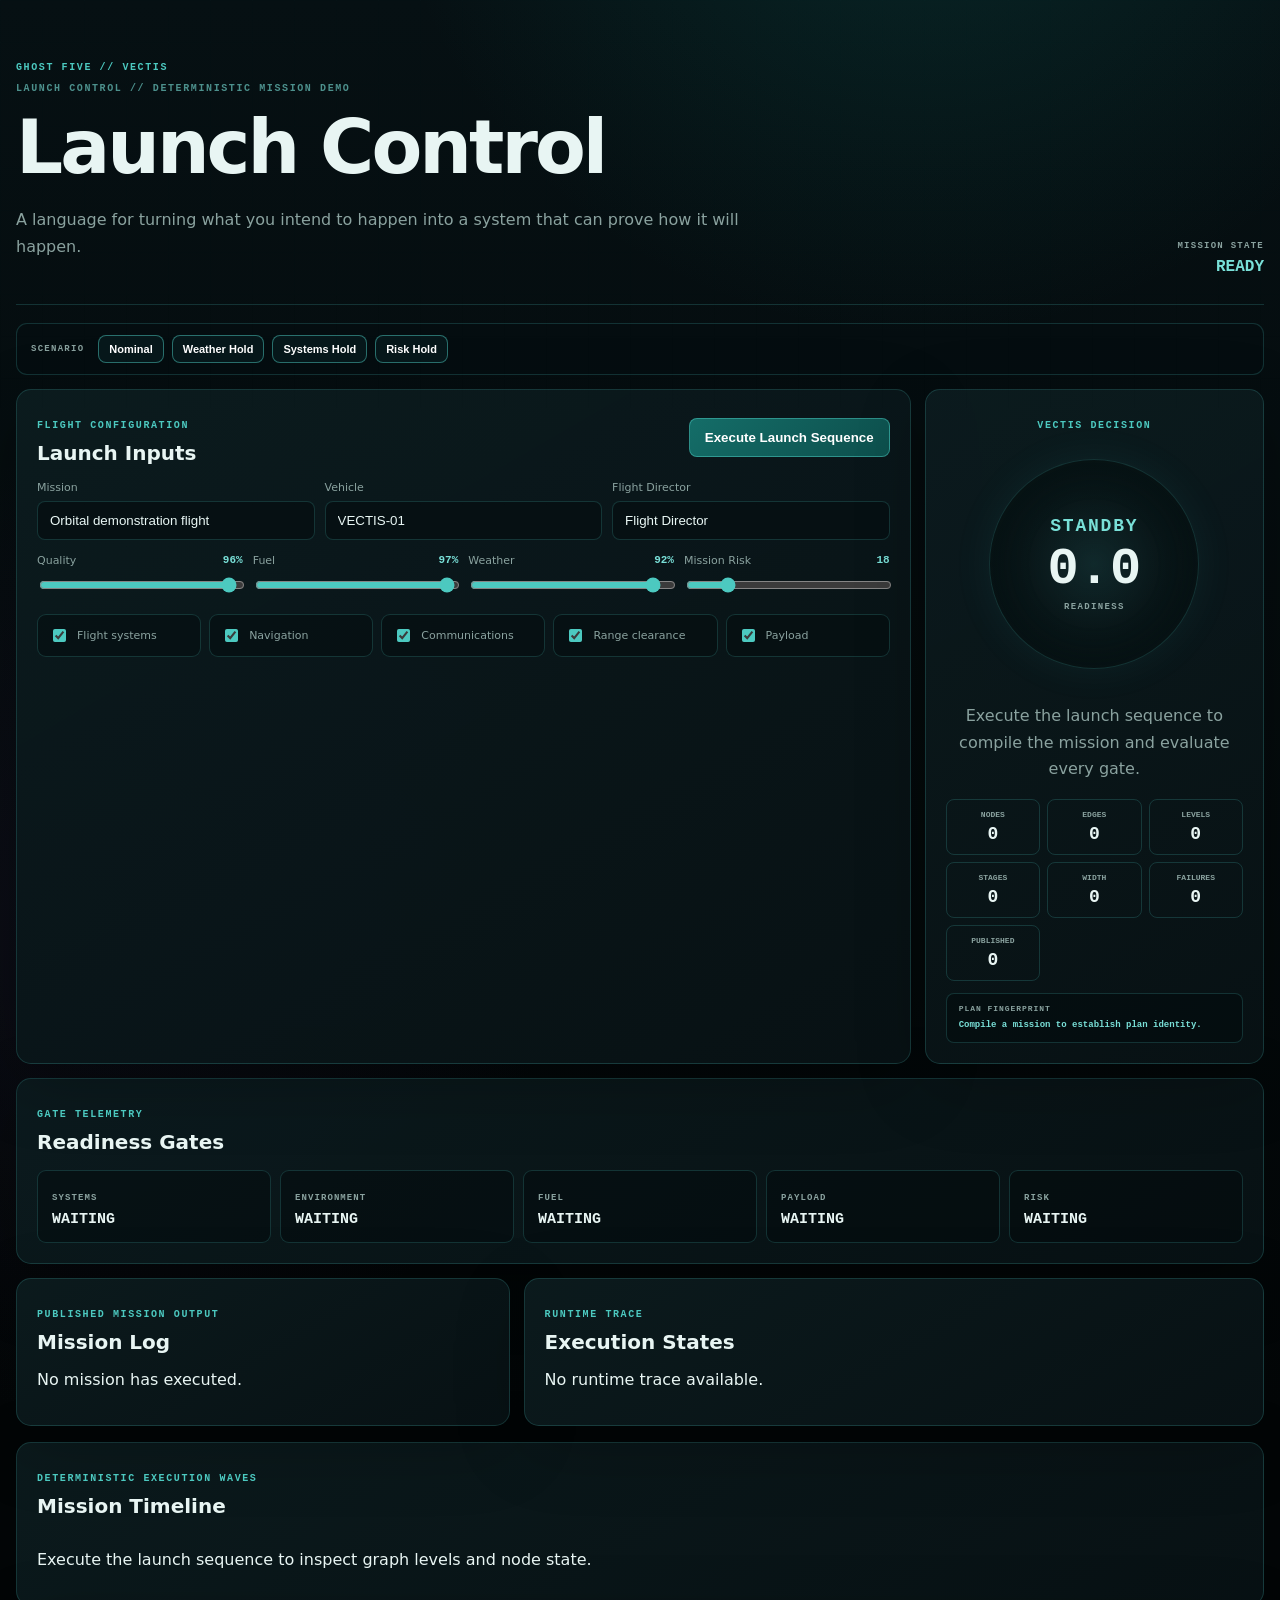
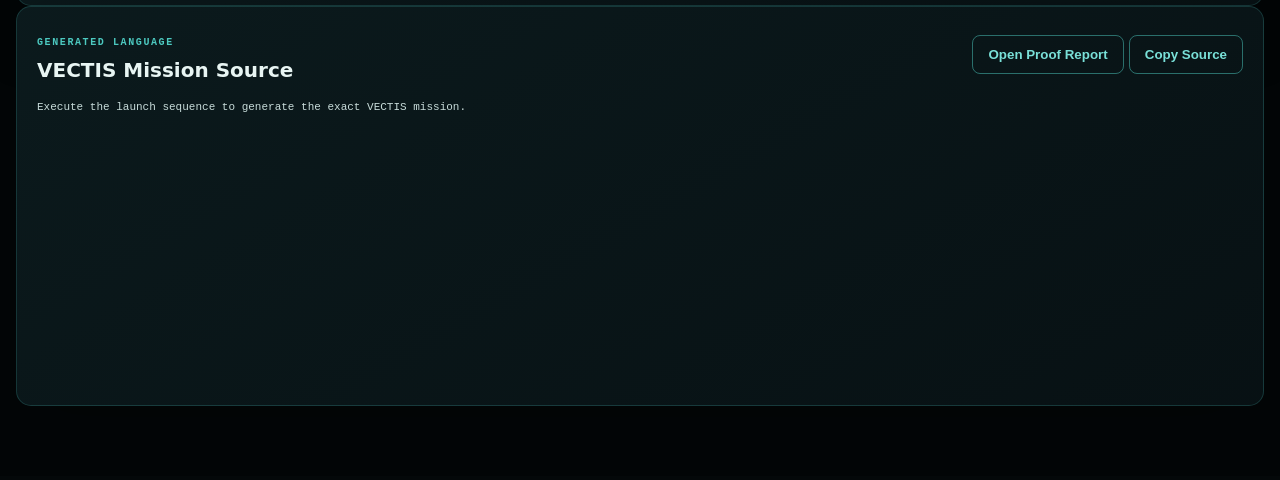
<file: src/vectis/demo_assets/index.html>
<!doctype html>
<!-- GHOST FIVE // VECTIS | Launch Control demonstration application. -->
<html lang="en">
<head>
  <meta charset="utf-8">
  <meta name="viewport" content="width=device-width, initial-scale=1">
  <meta name="color-scheme" content="dark">
  <title>VECTIS // Launch Control</title>
  <link rel="stylesheet" href="styles.css">
  <script src="app.js" defer></script>
</head>
<body>
  <main class="shell">
    <header class="masthead">
      <div>
        <p class="brand">GHOST FIVE // VECTIS</p>
        <p class="system-label">LAUNCH CONTROL // DETERMINISTIC MISSION DEMO</p>
        <h1>Launch Control</h1>
        <p class="lede">A language for turning what you intend to happen into a system that can prove how it will happen.</p>
      </div>
      <div class="clock-block">
        <span>MISSION STATE</span>
        <strong id="header-status">READY</strong>
      </div>
    </header>

    <section class="scenario-bar" aria-label="Launch scenarios">
      <span>SCENARIO</span>
      <button type="button" data-scenario="nominal">Nominal</button>
      <button type="button" data-scenario="weather">Weather Hold</button>
      <button type="button" data-scenario="systems">Systems Hold</button>
      <button type="button" data-scenario="risk">Risk Hold</button>
    </section>

    <section class="hero-grid">
      <form class="panel controls" id="readiness-form">
        <div class="panel-head">
          <div>
            <p class="eyebrow">FLIGHT CONFIGURATION</p>
            <h2>Launch Inputs</h2>
          </div>
          <button type="submit">Execute Launch Sequence</button>
        </div>

        <div class="field-grid">
          <label>Mission<input id="mission" value="Orbital demonstration flight" required></label>
          <label>Vehicle<input id="vehicle" value="VECTIS-01" required></label>
          <label>Flight Director<input id="operator" value="Flight Director" required></label>
        </div>

        <div class="slider-grid">
          <label>
            Quality
            <span class="range-value"><output id="quality-value">96</output>%</span>
            <input id="quality" type="range" min="0" max="100" value="96">
          </label>
          <label>
            Fuel
            <span class="range-value"><output id="fuel-value">97</output>%</span>
            <input id="fuel" type="range" min="0" max="100" value="97">
          </label>
          <label>
            Weather
            <span class="range-value"><output id="weather-value">92</output>%</span>
            <input id="weather" type="range" min="0" max="100" value="92">
          </label>
          <label>
            Mission Risk
            <span class="range-value"><output id="risk-value">18</output></span>
            <input id="risk" type="range" min="0" max="100" value="18">
          </label>
        </div>

        <div class="switch-grid">
          <label class="switch-card"><input id="ready" type="checkbox" checked><span>Flight systems</span></label>
          <label class="switch-card"><input id="navigation-ready" type="checkbox" checked><span>Navigation</span></label>
          <label class="switch-card"><input id="communications-ready" type="checkbox" checked><span>Communications</span></label>
          <label class="switch-card"><input id="range-clear" type="checkbox" checked><span>Range clearance</span></label>
          <label class="switch-card"><input id="payload-ready" type="checkbox" checked><span>Payload</span></label>
        </div>
      </form>

      <section class="panel launch-panel" aria-live="polite">
        <p class="eyebrow">VECTIS DECISION</p>
        <div class="launch-orb" id="launch-orb" data-state="idle">
          <div>
            <span id="decision-label">STANDBY</span>
            <strong id="readiness-score">0.0</strong>
            <small>READINESS</small>
          </div>
        </div>
        <p class="decision-copy" id="decision-copy">Execute the launch sequence to compile the mission and evaluate every gate.</p>
        <div class="metrics">
          <div><span>NODES</span><strong id="nodes">0</strong></div>
          <div><span>EDGES</span><strong id="edges">0</strong></div>
          <div><span>LEVELS</span><strong id="levels">0</strong></div>
          <div><span>STAGES</span><strong id="stages">0</strong></div>
          <div><span>WIDTH</span><strong id="width">0</strong></div>
          <div><span>FAILURES</span><strong id="failures">0</strong></div>
          <div><span>PUBLISHED</span><strong id="published-count">0</strong></div>
        </div>
        <div class="plan-proof">
          <span>PLAN FINGERPRINT</span>
          <code id="fingerprint">Compile a mission to establish plan identity.</code>
        </div>
      </section>
    </section>

    <section class="panel">
      <div class="panel-head">
        <div>
          <p class="eyebrow">GATE TELEMETRY</p>
          <h2>Readiness Gates</h2>
        </div>
      </div>
      <div class="gate-grid">
        <article class="gate" id="gate-systems"><span>SYSTEMS</span><strong>WAITING</strong></article>
        <article class="gate" id="gate-environment"><span>ENVIRONMENT</span><strong>WAITING</strong></article>
        <article class="gate" id="gate-fuel"><span>FUEL</span><strong>WAITING</strong></article>
        <article class="gate" id="gate-payload"><span>PAYLOAD</span><strong>WAITING</strong></article>
        <article class="gate" id="gate-risk"><span>RISK</span><strong>WAITING</strong></article>
      </div>
    </section>

    <section class="detail-grid">
      <section class="panel">
        <p class="eyebrow">PUBLISHED MISSION OUTPUT</p>
        <h2>Mission Log</h2>
        <div class="mission-log" id="mission-log">
          <p>No mission has executed.</p>
        </div>
      </section>

      <section class="panel">
        <p class="eyebrow">RUNTIME TRACE</p>
        <h2>Execution States</h2>
        <div class="trace" id="trace">
          <p>No runtime trace available.</p>
        </div>
      </section>
    </section>

    <section class="panel timeline-panel">
      <div class="panel-head">
        <div>
          <p class="eyebrow">DETERMINISTIC EXECUTION WAVES</p>
          <h2>Mission Timeline</h2>
        </div>
      </div>
      <div class="timeline" id="timeline">
        <p>Execute the launch sequence to inspect graph levels and node state.</p>
      </div>
    </section>

    <section class="panel source-panel">
      <div class="panel-head">
        <div>
          <p class="eyebrow">GENERATED LANGUAGE</p>
          <h2>VECTIS Mission Source</h2>
        </div>
        <div class="panel-actions">
          <button type="button" class="secondary" id="export-report" disabled>Open Proof Report</button>
          <button type="button" class="secondary" id="copy-source">Copy Source</button>
        </div>
      </div>
      <pre id="source">Execute the launch sequence to generate the exact VECTIS mission.</pre>
    </section>
  </main>
</body>
</html>
</file>
<file: src/vectis/demo_assets/styles.css>
/* GHOST FIVE // VECTIS
 * Defines the Abyssal Teal visual system for the Launch Control demo.
 */
:root {
  color-scheme: dark;
  font-family: Inter, ui-sans-serif, system-ui, sans-serif;
  background: #040809;
  color: #e8f5f3;
  --teal: #4cc9c0;
  --teal-bright: #79e0d8;
  --teal-deep: #0f766e;
  --line: rgba(76, 201, 192, .2);
  --panel: rgba(8, 18, 21, .94);
  --panel-2: rgba(12, 28, 31, .92);
  --muted: #8aa29f;
  --success: #63dba6;
  --danger: #ef7e7e;
  --warning: #e5ba66;
}

* { box-sizing: border-box; }

body {
  margin: 0;
  min-height: 100vh;
  background:
    radial-gradient(circle at 72% -10%, rgba(15, 118, 110, .24), transparent 34rem),
    radial-gradient(circle at 6% 45%, rgba(66, 39, 99, .12), transparent 30rem),
    linear-gradient(180deg, #061013, #030607 68%);
}

body::before {
  content: "";
  position: fixed;
  inset: 0;
  pointer-events: none;
  opacity: .15;
  background-image:
    linear-gradient(rgba(76,201,192,.06) 1px, transparent 1px),
    linear-gradient(90deg, rgba(76,201,192,.06) 1px, transparent 1px);
  background-size: 42px 42px;
  mask-image: linear-gradient(to bottom, black, transparent 80%);
}

.shell {
  width: min(1380px, calc(100% - 32px));
  margin: 0 auto;
  padding: 30px 0 70px;
}

.masthead {
  display: flex;
  justify-content: space-between;
  gap: 24px;
  align-items: end;
  border-bottom: 1px solid var(--line);
  padding: 22px 0 28px;
  margin-bottom: 18px;
}

.brand, .eyebrow, .system-label {
  color: var(--teal);
  font: 800 10px ui-monospace, Consolas, monospace;
  letter-spacing: .16em;
  text-transform: uppercase;
}

.system-label { color: rgba(121,224,216,.62); }
h1 { margin: 4px 0 8px; font-size: clamp(38px, 6vw, 74px); letter-spacing: -.04em; }
h2 { margin: 4px 0 0; font-size: 20px; }
.lede { max-width: 760px; color: var(--muted); line-height: 1.7; }

.clock-block {
  min-width: 190px;
  text-align: right;
}
.clock-block span {
  display: block;
  color: var(--muted);
  font: 700 9px ui-monospace, monospace;
  letter-spacing: .14em;
}
.clock-block strong {
  display: block;
  margin-top: 7px;
  color: var(--teal-bright);
  font: 800 16px ui-monospace, monospace;
}

.panel {
  border: 1px solid var(--line);
  border-radius: 15px;
  background: linear-gradient(150deg, var(--panel-2), var(--panel));
  box-shadow: 0 20px 70px rgba(0,0,0,.24);
  padding: 20px;
}

.hero-grid {
  display: grid;
  grid-template-columns: minmax(0, 1.45fr) minmax(320px, .55fr);
  gap: 14px;
  margin-bottom: 14px;
}

.panel-head {
  display: flex;
  justify-content: space-between;
  gap: 18px;
  align-items: center;
  margin-bottom: 16px;
}

.field-grid, .slider-grid {
  display: grid;
  grid-template-columns: repeat(3, minmax(0, 1fr));
  gap: 10px;
}

.slider-grid {
  grid-template-columns: repeat(4, minmax(0, 1fr));
  margin-top: 14px;
}

label {
  color: var(--muted);
  font-size: 11px;
}

label input[type="text"],
label input:not([type]) {
  display: block;
}

input[type="text"], input[type="number"], input:not([type]) {
  width: 100%;
  border: 1px solid var(--line);
  border-radius: 8px;
  background: #061013;
  color: #e9f7f5;
  padding: 11px 12px;
  margin-top: 7px;
}

input[type="range"] {
  width: 100%;
  accent-color: var(--teal);
  margin-top: 10px;
}

.range-value {
  float: right;
  color: var(--teal-bright);
  font: 800 11px ui-monospace, monospace;
}

.switch-grid {
  display: grid;
  grid-template-columns: repeat(5, minmax(0, 1fr));
  gap: 8px;
  margin-top: 18px;
}

.switch-card {
  display: flex;
  gap: 8px;
  align-items: center;
  border: 1px solid var(--line);
  border-radius: 9px;
  background: rgba(4, 13, 15, .55);
  padding: 11px;
}
.switch-card input { accent-color: var(--teal); }

button {
  border: 1px solid rgba(76,201,192,.5);
  border-radius: 8px;
  background: linear-gradient(135deg, #146d68, #0d4f4c);
  color: white;
  font-weight: 760;
  padding: 11px 15px;
  cursor: pointer;
}
button:hover { border-color: var(--teal-bright); }
button.secondary { background: transparent; color: var(--teal-bright); }

.launch-panel {
  display: flex;
  flex-direction: column;
  align-items: center;
  text-align: center;
}

.launch-orb {
  width: 210px;
  height: 210px;
  display: grid;
  place-items: center;
  border-radius: 50%;
  border: 1px solid var(--line);
  margin: 18px 0;
  background:
    radial-gradient(circle, rgba(76,201,192,.1), rgba(5,12,14,.88) 68%);
  box-shadow:
    inset 0 0 50px rgba(76,201,192,.06),
    0 0 42px rgba(76,201,192,.07);
  transition: .28s ease;
}
.launch-orb::before {
  content: "";
  position: absolute;
}
.launch-orb[data-state="go"] {
  border-color: rgba(99,219,166,.8);
  box-shadow: 0 0 56px rgba(99,219,166,.2), inset 0 0 50px rgba(99,219,166,.13);
}
.launch-orb[data-state="hold"] {
  border-color: rgba(239,126,126,.75);
  box-shadow: 0 0 56px rgba(239,126,126,.16), inset 0 0 50px rgba(239,126,126,.1);
}
.launch-orb[data-state="active"] { animation: pulse 1.1s infinite alternate; }
@keyframes pulse { to { box-shadow: 0 0 64px rgba(76,201,192,.28); } }

.launch-orb span {
  display: block;
  color: var(--teal-bright);
  font: 900 18px ui-monospace, monospace;
  letter-spacing: .1em;
}
.launch-orb strong {
  display: block;
  margin-top: 8px;
  font: 850 52px/1 ui-monospace, monospace;
}
.launch-orb small {
  display: block;
  color: var(--muted);
  margin-top: 6px;
  font: 700 9px ui-monospace, monospace;
  letter-spacing: .15em;
}
.decision-copy { color: var(--muted); line-height: 1.65; min-height: 52px; }

.metrics {
  width: 100%;
  display: grid;
  grid-template-columns: repeat(3, 1fr);
  gap: 7px;
  margin-top: auto;
}
.metrics div {
  border: 1px solid var(--line);
  border-radius: 8px;
  padding: 10px 6px;
}
.metrics span {
  display: block;
  color: var(--muted);
  font: 700 8px ui-monospace, monospace;
}
.metrics strong {
  display: block;
  margin-top: 5px;
  font: 800 18px ui-monospace, monospace;
}

.gate-grid {
  display: grid;
  grid-template-columns: repeat(5, minmax(0,1fr));
  gap: 9px;
}
.gate {
  border: 1px solid var(--line);
  border-radius: 9px;
  padding: 14px;
  background: rgba(3,10,12,.46);
}
.gate span { color: var(--muted); font: 700 9px ui-monospace, monospace; letter-spacing: .12em; }
.gate strong { display: block; margin-top: 7px; font: 850 15px ui-monospace, monospace; }
.gate[data-state="go"] { border-color: rgba(99,219,166,.5); }
.gate[data-state="go"] strong { color: var(--success); }
.gate[data-state="hold"] { border-color: rgba(239,126,126,.5); }
.gate[data-state="hold"] strong { color: var(--danger); }

.detail-grid {
  display: grid;
  grid-template-columns: .8fr 1.2fr;
  gap: 14px;
  margin: 14px 0;
}

.mission-log, .trace {
  max-height: 430px;
  overflow: auto;
}

.log-entry {
  border-left: 2px solid var(--teal);
  padding: 10px 12px;
  margin: 7px 0;
  background: rgba(76,201,192,.05);
  font: 700 11px/1.5 ui-monospace, monospace;
}

.trace-row {
  display: grid;
  grid-template-columns: minmax(180px,1fr) 100px minmax(120px,.8fr);
  gap: 10px;
  align-items: center;
  padding: 9px 0;
  border-bottom: 1px solid rgba(76,201,192,.1);
}
.trace-row div span {
  display: block;
  color: var(--muted);
  font: 9px ui-monospace, monospace;
}
.trace-row strong, .trace-row b, .trace-row code { font-size: 10px; }
.trace-row[data-state="succeeded"] b { color: var(--success); }
.trace-row[data-state="failed"] b,
.trace-row[data-state="blocked"] b { color: var(--danger); }
.trace-row[data-state="skipped"] b { color: var(--warning); }

.source-panel { min-height: 400px; }
pre {
  max-height: 620px;
  overflow: auto;
  white-space: pre-wrap;
  color: #c8dcda;
  font: 11px/1.65 ui-monospace, Consolas, monospace;
}

@media (max-width: 980px) {
  .hero-grid, .detail-grid { grid-template-columns: 1fr; }
  .slider-grid { grid-template-columns: 1fr 1fr; }
  .switch-grid, .gate-grid { grid-template-columns: 1fr 1fr; }
}

@media (max-width: 620px) {
  .masthead { display: block; }
  .clock-block { text-align: left; margin-top: 18px; }
  .field-grid, .slider-grid { grid-template-columns: 1fr; }
  .switch-grid, .gate-grid { grid-template-columns: 1fr; }
  .metrics { grid-template-columns: 1fr 1fr; }
  .trace-row { grid-template-columns: 1fr; }
}

.scenario-bar {
  display: flex;
  align-items: center;
  gap: 8px;
  flex-wrap: wrap;
  margin: 0 0 14px;
  padding: 11px 14px;
  border: 1px solid var(--line);
  border-radius: 11px;
  background: rgba(5, 15, 17, .66);
}
.scenario-bar > span {
  margin-right: 6px;
  color: var(--muted);
  font: 800 9px ui-monospace, Consolas, monospace;
  letter-spacing: .14em;
}
.scenario-bar button {
  padding: 7px 10px;
  background: rgba(9, 31, 33, .7);
  font-size: 11px;
}

.plan-proof {
  width: 100%;
  margin-top: 12px;
  border: 1px solid var(--line);
  border-radius: 8px;
  background: rgba(3, 10, 12, .52);
  padding: 10px 12px;
  text-align: left;
}
.plan-proof span {
  display: block;
  color: var(--muted);
  font: 700 8px ui-monospace, Consolas, monospace;
  letter-spacing: .12em;
}
.plan-proof code {
  display: block;
  margin-top: 6px;
  color: var(--teal-bright);
  overflow-wrap: anywhere;
  font: 700 9px/1.45 ui-monospace, Consolas, monospace;
}

.timeline-panel {
  margin-top: 16px;
}
.timeline {
  display: grid;
  gap: 12px;
}
.timeline-level {
  border: 1px solid var(--line);
  border-radius: 12px;
  background: rgba(6, 15, 17, .72);
  padding: 14px;
}
.timeline-heading {
  display: flex;
  justify-content: space-between;
  gap: 12px;
  margin-bottom: 10px;
  color: var(--muted);
  font: 700 10px ui-monospace, Consolas, monospace;
  letter-spacing: .12em;
}
.timeline-heading strong {
  color: var(--teal);
}
.timeline-nodes {
  display: grid;
  grid-template-columns: repeat(auto-fit, minmax(190px, 1fr));
  gap: 8px;
}
.timeline-node {
  display: grid;
  gap: 4px;
  min-width: 0;
  border: 1px solid rgba(76, 201, 192, .14);
  border-radius: 9px;
  padding: 10px;
  background: rgba(9, 22, 24, .72);
}
.timeline-node strong,
.timeline-node span,
.timeline-node b {
  overflow: hidden;
  text-overflow: ellipsis;
  white-space: nowrap;
}
.timeline-node strong {
  color: #dff7f4;
  font: 700 11px ui-monospace, Consolas, monospace;
}
.timeline-node span {
  color: var(--muted);
  font-size: 10px;
}
.timeline-node b {
  color: var(--teal);
  font: 800 9px ui-monospace, Consolas, monospace;
  letter-spacing: .1em;
}
.timeline-node[data-state="failed"],
.timeline-node[data-state="blocked"] {
  border-color: rgba(239, 126, 126, .42);
}
.timeline-node[data-state="failed"] b,
.timeline-node[data-state="blocked"] b {
  color: var(--danger);
}
.timeline-node[data-state="skipped"] {
  opacity: .58;
}
</file>
